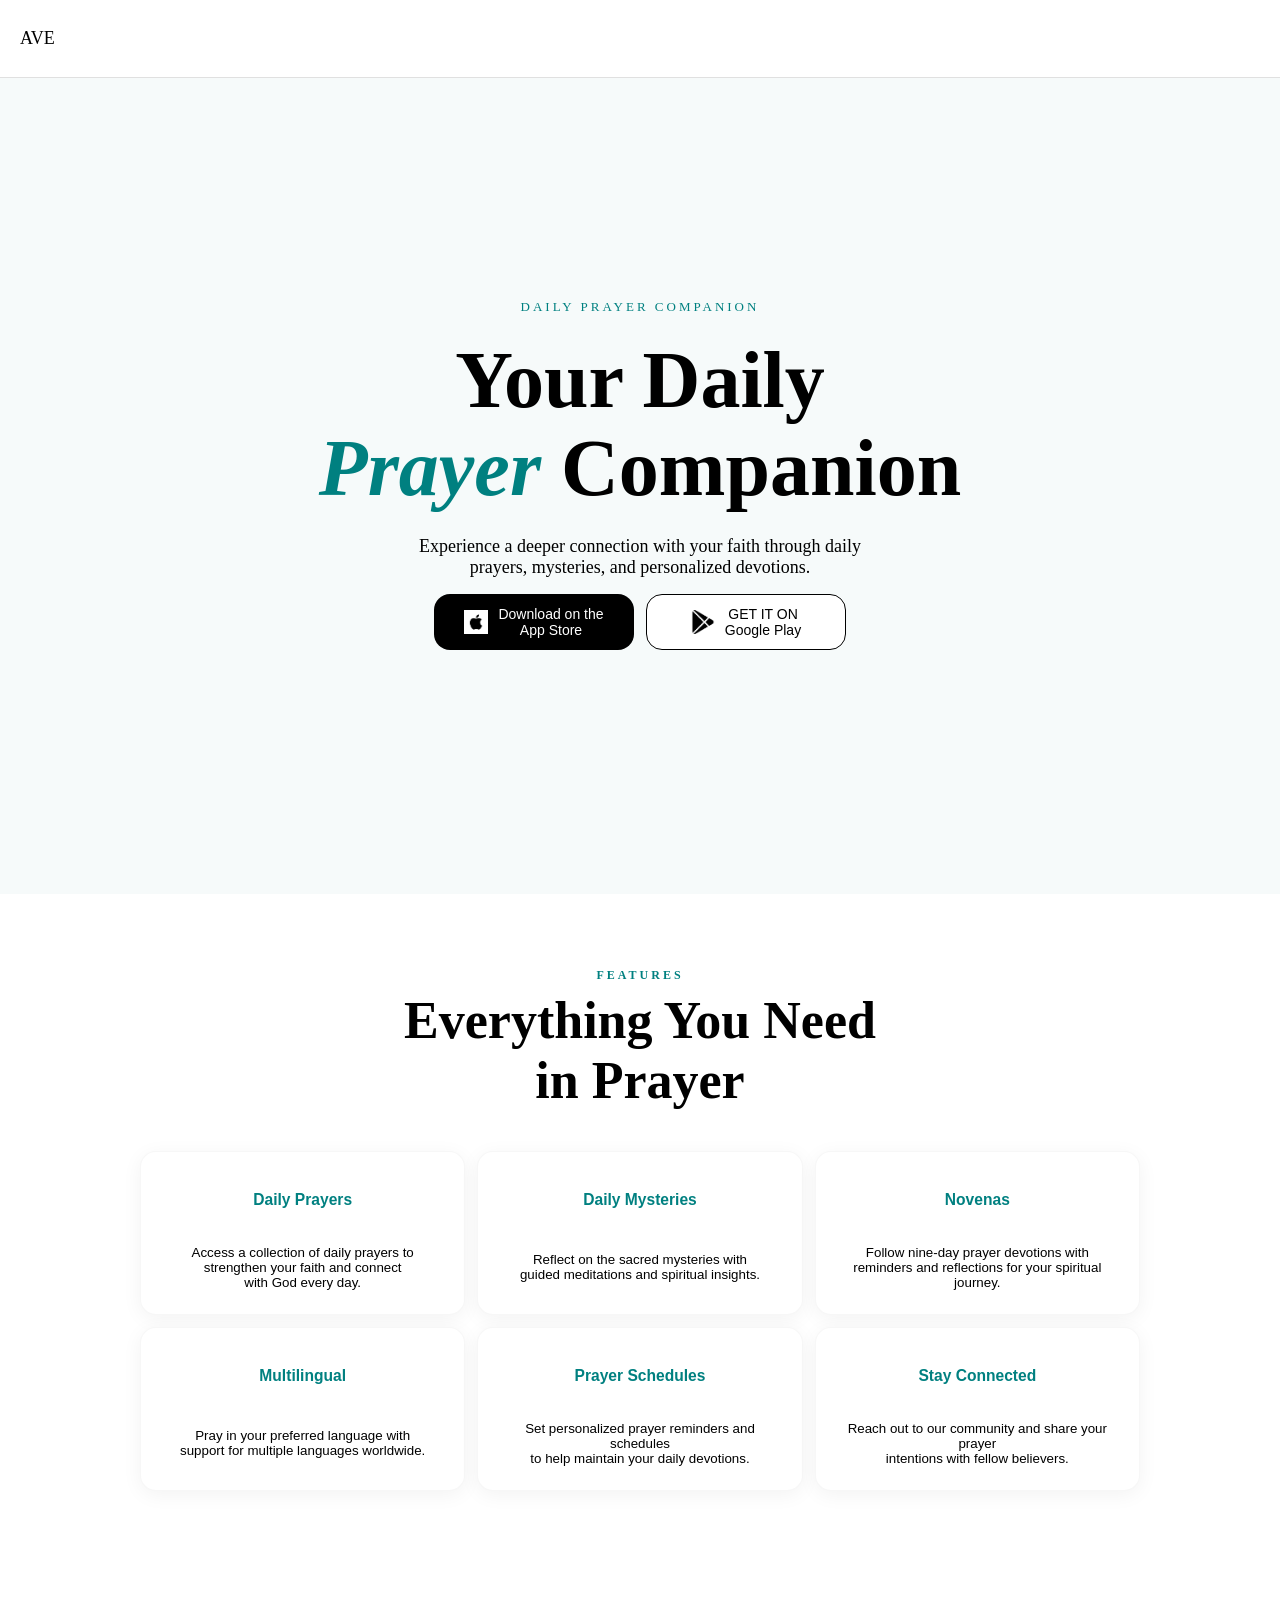
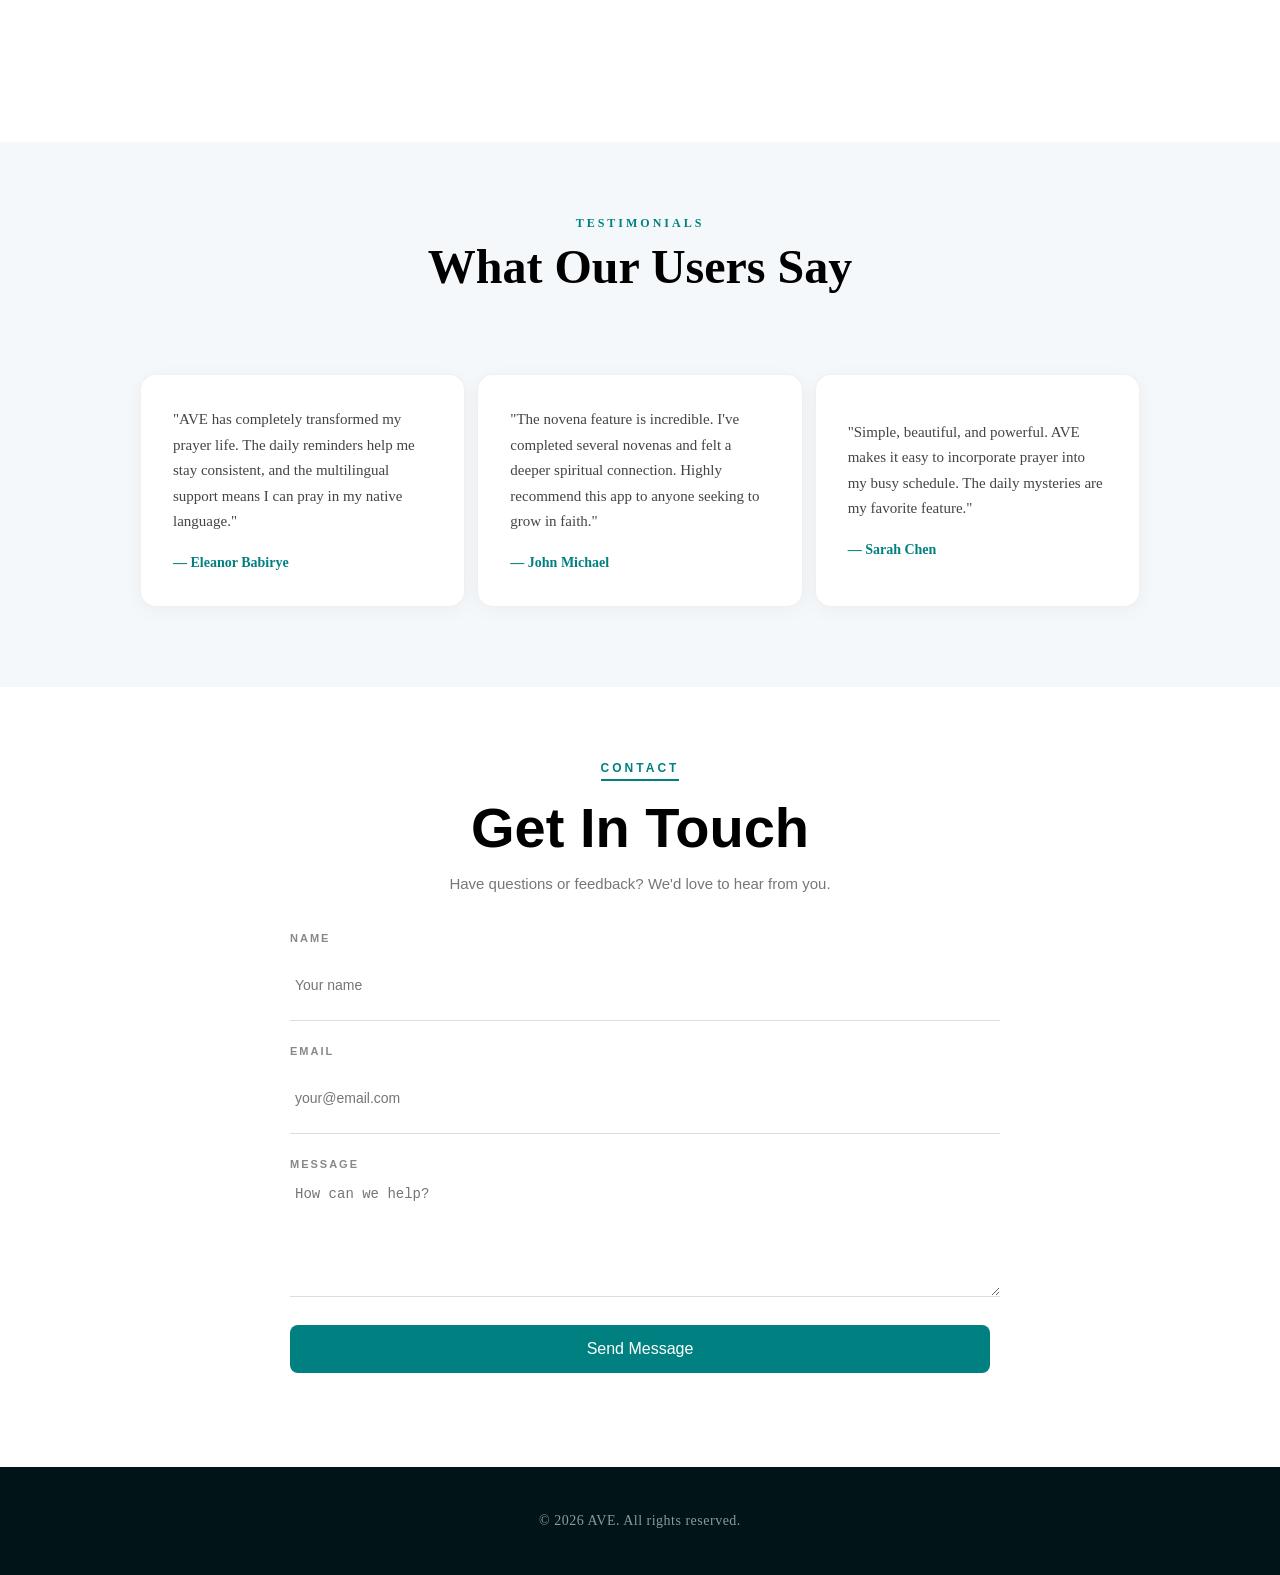
<file: index.html>
<!DOCTYPE html>
<html lang="en">
<head>
    <meta charset="UTF-8">
    <meta name="viewport" content="width=device-width, initial-scale=1.0">
    <title>Ave Mobile</title>
    <link rel="stylesheet" href="styles.css">
</head>
<body>
    
    <header class="header-section">
        <div class=" container nav container">
            <div class="nav-bar">
                <p class="nav-text">
                   AVE
                </p>

            </div>

        </div>
        
    </header>
     
    <div class="hero-section">
        <div class="container hero-container">
            <h1 class="hero-heading">DAILY PRAYER COMPANION</h1>
            <h2 class="second-heading">Your Daily<br>
            <span class="prayer">Prayer</span> Companion</h2>
            <p1 class="hero-paragraph">
               Experience a deeper connection with your faith through daily<br>
                prayers, mysteries, and personalized devotions.
            </p1>
        </div>
        <div class="hero-btns">
          
    
         <button class="App-store">
          <img src="assets/as.png" alt="Apple" class="store-icon"/>
          <span>Download on the <br>
          App Store</span> 
         </button>
         <button class="Google-store">
          <img src="assets/gp.png" alt="Google Play" class="store-icon"/>
          <span>GET IT ON <br>
          Google Play</span> 
         </button>
         
         
        </div>

    </div>
    <section class="features">
    <div class="container features-container">
        <h2 class="features-heading">FEATURES</h2>
        <h3 class="features-subheading">Everything You Need <br>
        in Prayer</h3>
        <div class="features-cards">
            
            <div class="daily-prayers">
              <button class="features-btn">
              <h3 class="dailyprayers-heading">Daily Prayers</h3>
              <p2 class="dailyprayers-paragraph">
              Access a collection of daily prayers to <br>
               strengthen your faith and connect<br> 
               with God every day.
              </p2>
              </button>

            </div>
            <div class="daily-Mysteries">
              <button class="features-btn">
              <h3 class="dailymsteries-heading">Daily Mysteries</h3>
              <p2 class="dailymysteries-paragraph">
              Reflect on the sacred mysteries with
              <br> guided meditations and spiritual insights.
              </p2>
              </button>
            </div>
            <div class="Novenas">
              <button class="features-btn">
              <h3 class="Novenas-heading">Novenas</h3>
              <p2 class="Novenas-paragraph">
                   Follow nine-day prayer devotions with<br>
                    reminders and reflections for your spiritual
                     journey. <br>
              </p2>
              </button>
            </div>
            <div class="Multilingual">
              <button class="features-btn">
              <h3 class="Multilingual-heading">Multilingual</h3>
              <p2 class="Multilingual-paragraph">
              Pray in your preferred language with<br>
               support for multiple languages worldwide.
              </p2>
              </button>
            </div>
            <div class="prayer-schedules">
              <button class="features-btn">
              <h3 class="prayerschedules-heading">Prayer Schedules</h3>
              <p2 class="prayerschedules-paragraph">
              Set personalized prayer reminders and schedules<br>
               to help maintain your daily devotions.
              </p2>
              </button>
            </div>
            <div class="stay-connected">
              <button class="features-btn">
              <h3 class="stayconnected-heading">Stay Connected</h3>
              <p2 class="stayconnected-paragraph">
              Reach out to our community and share your prayer<br>
               intentions with fellow believers.
              </p2>
              </button>
            </div>
            

        </div>

    </div>
    </section>
    <section class="testimonies">
        <div class="container testimonies-container">
       <div class="testimonials">
        <h2 class="testimonials-heading">
         TESTIMONIALS
        </h2>
        <h2 class="testimonials-subheading">
         What Our Users Say
        </h2>
       </div>
       <div class="card-grid">
        <div class="First-testimonial">
          <button class="testimonials-btn">
         <p2 class="first-card">
         "AVE has completely transformed my prayer life. The daily reminders help me stay consistent, and the multilingual support means I can pray in my native language."
          <span class="testimony-name">— Eleanor Babirye</span>
         </p2>
         </button>
         </div>
         <div class="second-testimonial">
          <button class="testimonials-btn">
         <p2 class="second-card">
         "The novena feature is incredible. I've completed several novenas and felt a deeper spiritual connection. Highly recommend this app to anyone seeking to grow in faith."
          <span class="testimony-name">— John Michael</span>
         </p2>
         </button>
         </div>
         <div class="third-testimonial">
          <button class="testimonials-btn">
         <p2 class="third-card">
         "Simple, beautiful, and powerful. AVE makes it easy to incorporate prayer into my busy schedule. The daily mysteries are my favorite feature."
          <span class="testimony-name">— Sarah Chen</span>
         </p2>
         </button>
         </div>
       </div>
        </div>

    </section>
    <section class="contact">
      <div class="container contact-container">
      <h2 class="contact-tittle">
        CONTACT
      </h2>
      <h3 class="second-tittle">
       Get In Touch
      </h3>
      <h3 class="third-tittle">
       Have questions or feedback? We'd love to hear from you.
      </h3>
      <form class="contact-form" action="https://formspree.io/f/mqegaqrk" method="POST">
       <label class="form-label">Name</label>
       <input type="text" name="name" placeholder="Your name">
       <label class="form-label">Email</label>
       <input type="email" name="email" placeholder="your@email.com">
       <label class="form-label">Message</label>
       <textarea name="message" placeholder="How can we help?"></textarea>
       <button class="submit-btn">
        Send Message
       </button>
      </form>
      </div>
    </section>
    <footer class="footer">
   <p class="footer-paragraph">© 2026 AVE. All rights reserved.</p>
    </footer>

    <script>
        const observer = new IntersectionObserver((entries) => {
            entries.forEach(entry => {
                if (entry.isIntersecting) {
                    entry.target.classList.remove('section-hidden');
                    entry.target.classList.add('section-visible');
                    observer.unobserve(entry.target);
                }
            });
        }, { threshold: 0.1 });

        document.querySelectorAll('.features, .testimonies, .contact, .hero-section, .header-section')
            .forEach(el => {
                el.classList.add('section-hidden');
                observer.observe(el);
            });
    </script>
</body>
</html>
</file>
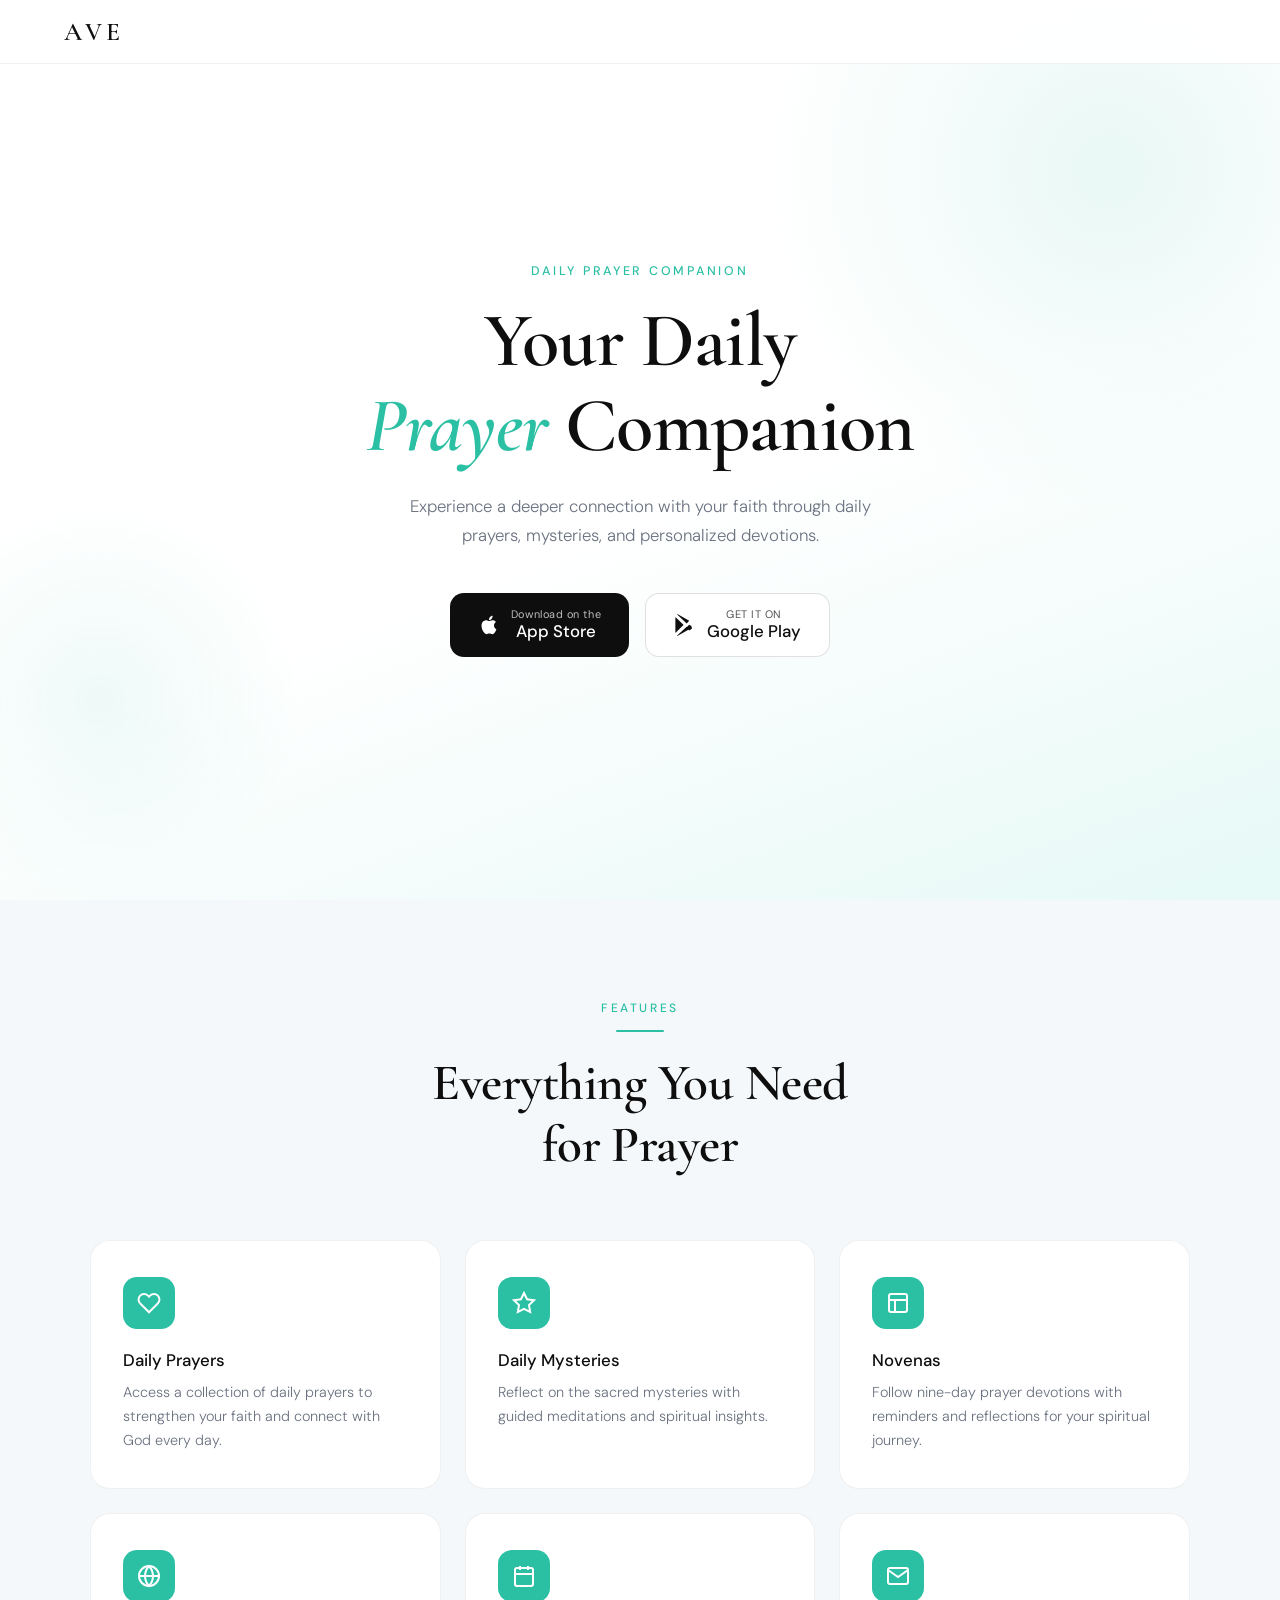
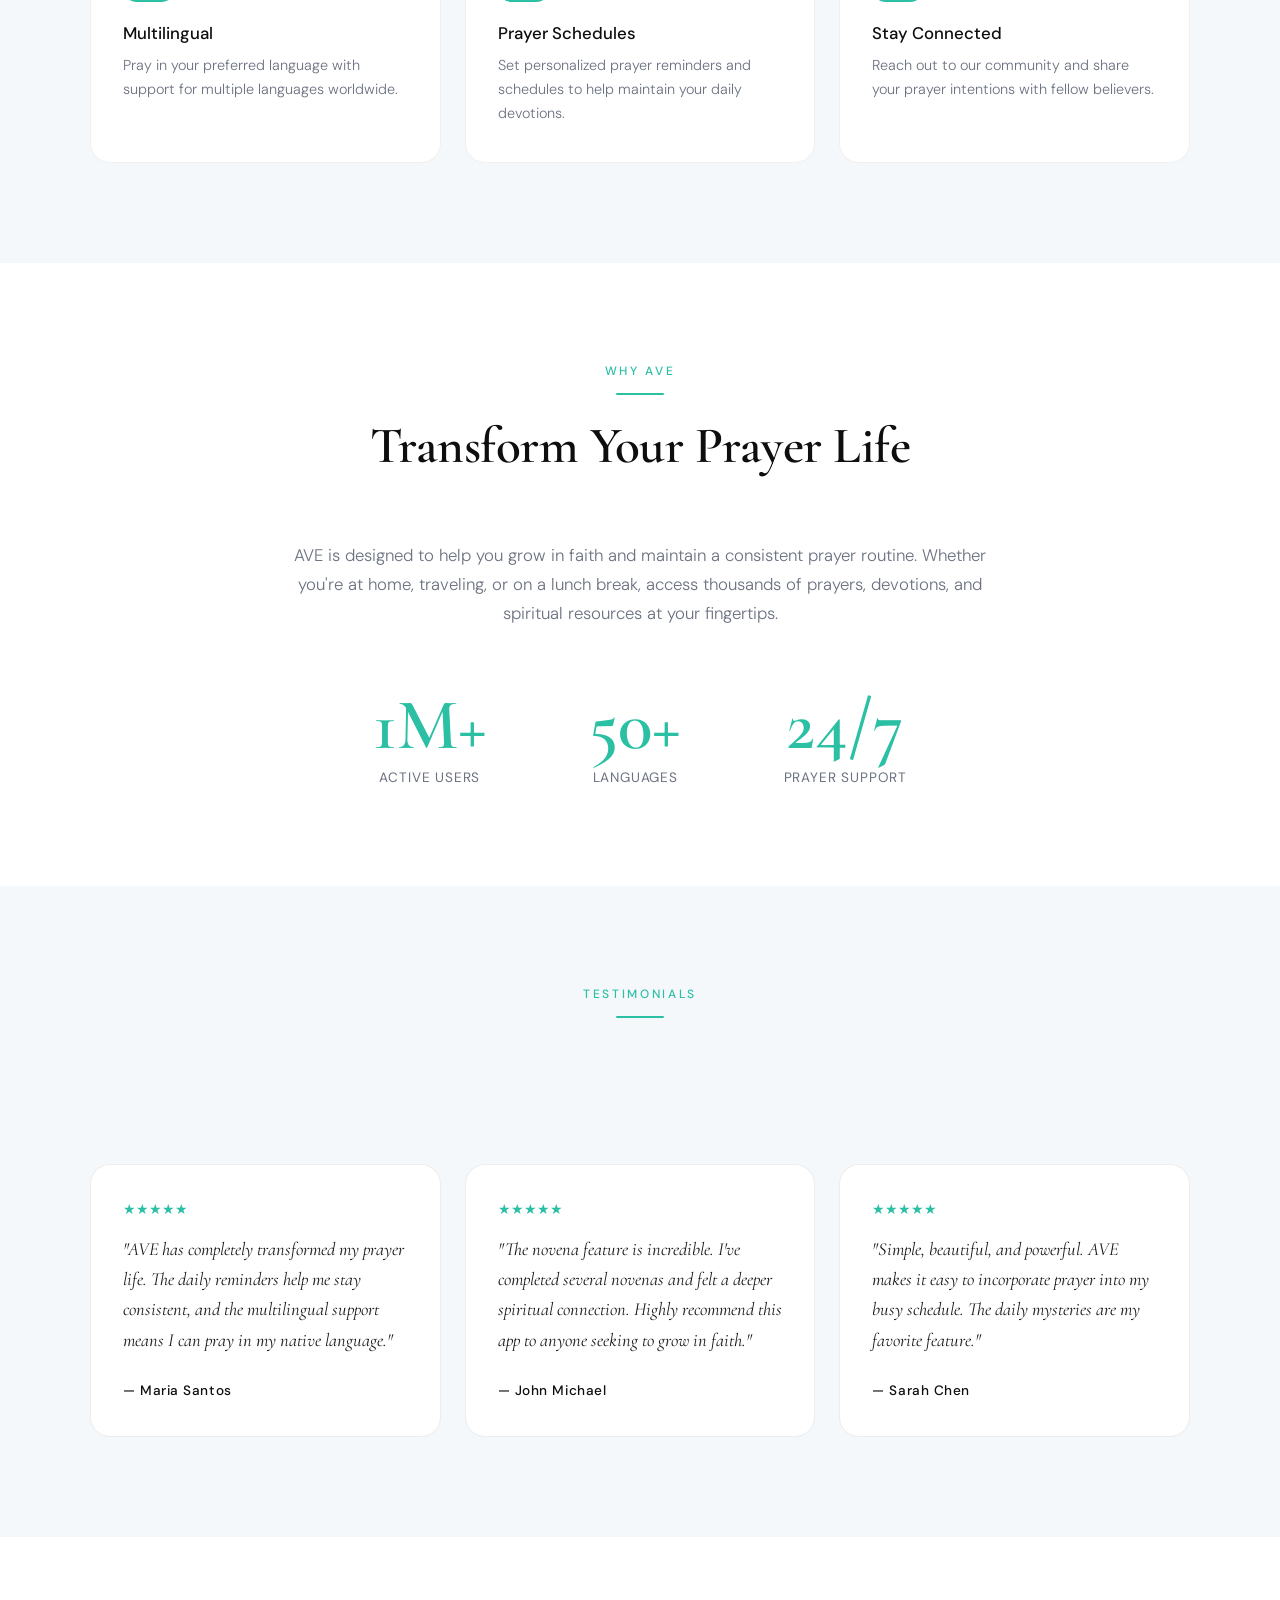
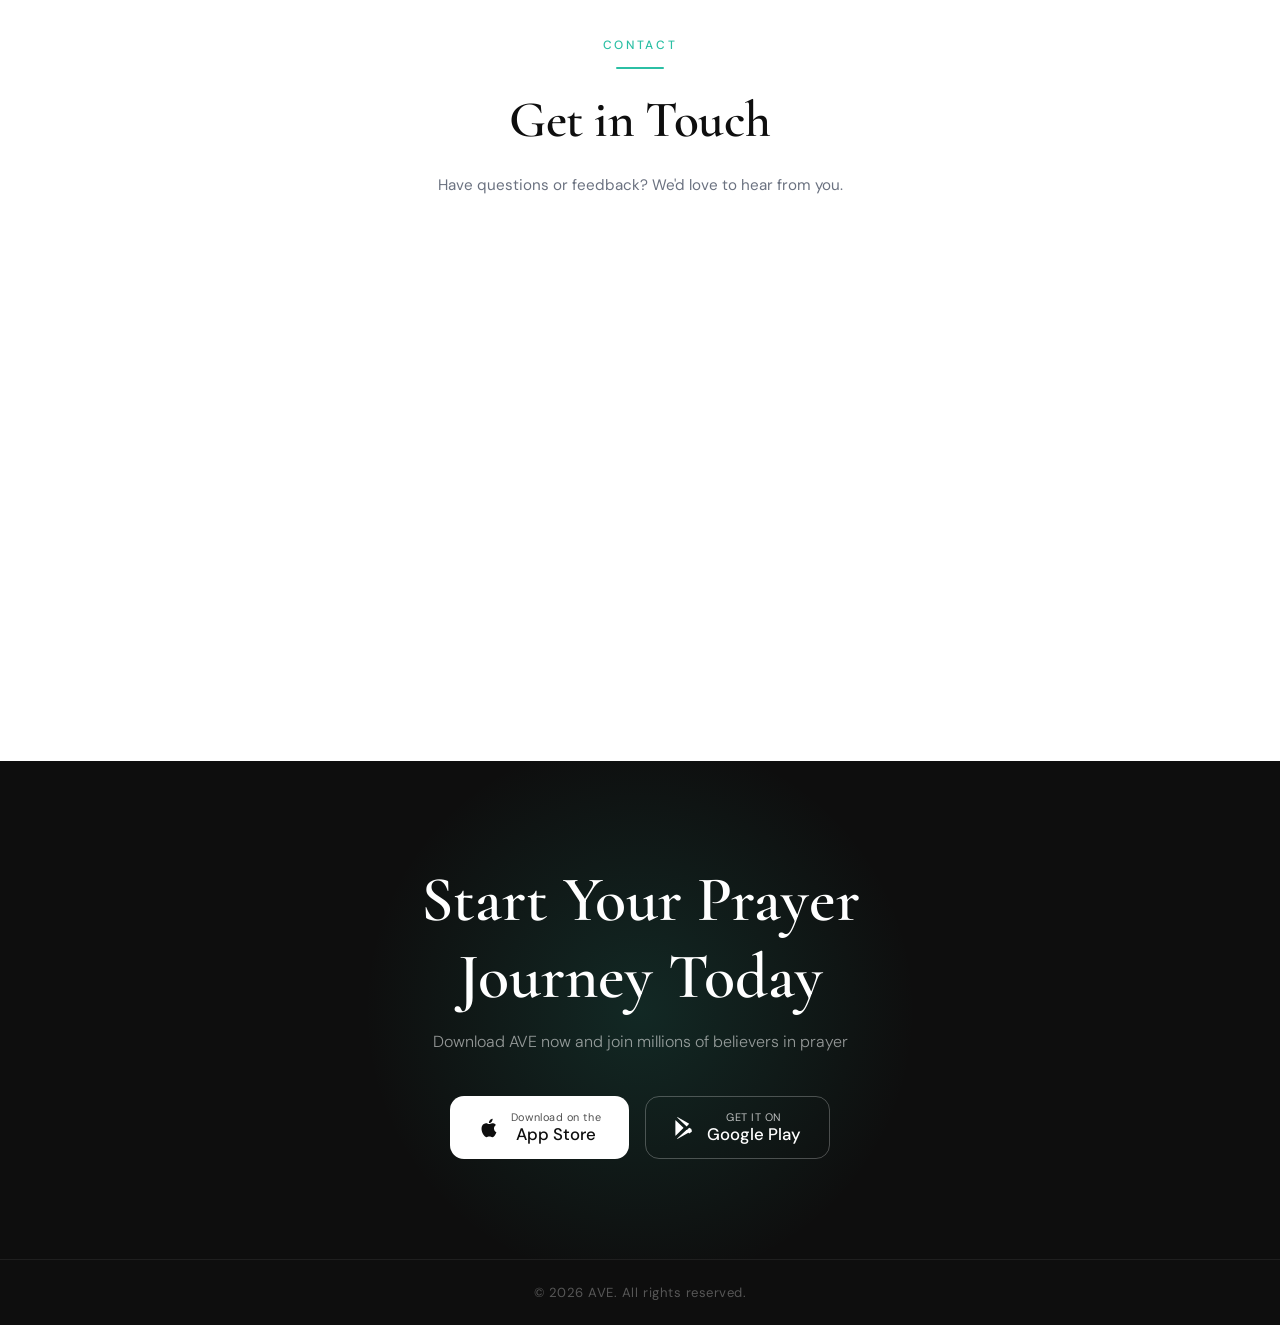
<file: assets/ave-landing(1).html>
<!DOCTYPE html>
<html lang="en">
<head>
<meta charset="UTF-8">
<meta name="viewport" content="width=device-width, initial-scale=1.0">
<title>AVE — Your Daily Prayer Companion</title>
<link href="https://fonts.googleapis.com/css2?family=Cormorant+Garamond:ital,wght@0,300;0,400;0,600;1,300;1,400&family=DM+Sans:wght@300;400;500&display=swap" rel="stylesheet">
<style>
  :root {
    --teal: #2BBFA4;
    --teal-dark: #1fa08a;
    --teal-light: #e6f9f6;
    --black: #0e0e0e;
    --white: #ffffff;
    --gray: #6b7280;
    --light-bg: #f5f8fa;
    --card-bg: #ffffff;
  }

  *, *::before, *::after { box-sizing: border-box; margin: 0; padding: 0; }

  html { scroll-behavior: smooth; }

  body {
    font-family: 'DM Sans', sans-serif;
    color: var(--black);
    background: var(--white);
    overflow-x: hidden;
  }

  /* NAV */
  nav {
    position: fixed;
    top: 0; left: 0; right: 0;
    z-index: 100;
    background: rgba(255,255,255,0.92);
    backdrop-filter: blur(12px);
    border-bottom: 1px solid rgba(0,0,0,0.06);
    padding: 0 5vw;
    height: 64px;
    display: flex;
    align-items: center;
  }
  .nav-logo {
    font-family: 'Cormorant Garamond', serif;
    font-size: 1.6rem;
    font-weight: 600;
    letter-spacing: 0.18em;
    color: var(--black);
    text-transform: uppercase;
  }

  /* HERO */
  .hero {
    min-height: 100vh;
    display: flex;
    flex-direction: column;
    align-items: center;
    justify-content: center;
    text-align: center;
    padding: 100px 5vw 80px;
    background: linear-gradient(160deg, #fff 55%, #e6f9f6 100%);
    position: relative;
    overflow: hidden;
  }
  .hero::before {
    content: '';
    position: absolute;
    width: 700px; height: 700px;
    border-radius: 50%;
    background: radial-gradient(circle, rgba(43,191,164,0.10) 0%, transparent 70%);
    top: -180px; right: -180px;
    pointer-events: none;
  }
  .hero::after {
    content: '';
    position: absolute;
    width: 400px; height: 400px;
    border-radius: 50%;
    background: radial-gradient(circle, rgba(43,191,164,0.08) 0%, transparent 70%);
    bottom: 0; left: -100px;
    pointer-events: none;
  }
  .hero-eyebrow {
    font-size: 0.78rem;
    letter-spacing: 0.22em;
    text-transform: uppercase;
    color: var(--teal);
    font-weight: 500;
    margin-bottom: 20px;
    opacity: 0;
    animation: fadeUp 0.7s 0.2s ease forwards;
  }
  .hero h1 {
    font-family: 'Cormorant Garamond', serif;
    font-size: clamp(2.8rem, 6vw, 5.2rem);
    font-weight: 600;
    line-height: 1.1;
    letter-spacing: -0.01em;
    color: var(--black);
    max-width: 700px;
    margin-bottom: 24px;
    opacity: 0;
    animation: fadeUp 0.7s 0.35s ease forwards;
  }
  .hero h1 em {
    font-style: italic;
    color: var(--teal);
  }
  .hero-sub {
    font-size: 1.05rem;
    color: var(--gray);
    max-width: 480px;
    line-height: 1.7;
    margin-bottom: 44px;
    font-weight: 300;
    opacity: 0;
    animation: fadeUp 0.7s 0.5s ease forwards;
  }
  .store-btns {
    display: flex;
    gap: 16px;
    flex-wrap: wrap;
    justify-content: center;
    opacity: 0;
    animation: fadeUp 0.7s 0.65s ease forwards;
  }
  .btn-store {
    display: flex;
    align-items: center;
    gap: 11px;
    padding: 14px 28px;
    border-radius: 14px;
    text-decoration: none;
    font-family: 'DM Sans', sans-serif;
    transition: transform 0.2s, box-shadow 0.2s;
    cursor: pointer;
  }
  .btn-store:hover { transform: translateY(-2px); box-shadow: 0 8px 28px rgba(0,0,0,0.13); }
  .btn-store.dark { background: var(--black); color: #fff; }
  .btn-store.light { background: #fff; color: var(--black); border: 1.5px solid rgba(0,0,0,0.12); }
  .btn-store svg { width: 22px; height: 22px; flex-shrink: 0; }
  .btn-store-text { display: flex; flex-direction: column; line-height: 1.2; }
  .btn-store-small { font-size: 0.68rem; opacity: 0.72; letter-spacing: 0.05em; }
  .btn-store-big { font-size: 1.05rem; font-weight: 500; }

  /* FEATURES */
  .section {
    padding: 100px 5vw;
  }
  .section.alt { background: var(--light-bg); }
  .section-label {
    font-size: 0.75rem;
    letter-spacing: 0.22em;
    text-transform: uppercase;
    color: var(--teal);
    font-weight: 500;
    text-align: center;
    margin-bottom: 14px;
  }
  .section-title {
    font-family: 'Cormorant Garamond', serif;
    font-size: clamp(2rem, 4vw, 3.2rem);
    font-weight: 600;
    text-align: center;
    margin-bottom: 64px;
    letter-spacing: -0.01em;
  }
  .features-grid {
    display: grid;
    grid-template-columns: repeat(auto-fit, minmax(280px, 1fr));
    gap: 24px;
    max-width: 1100px;
    margin: 0 auto;
  }
  .feature-card {
    background: var(--card-bg);
    border-radius: 20px;
    padding: 36px 32px;
    border: 1px solid rgba(0,0,0,0.06);
    transition: transform 0.25s, box-shadow 0.25s;
  }
  .feature-card:hover {
    transform: translateY(-4px);
    box-shadow: 0 16px 40px rgba(43,191,164,0.10);
  }
  .feature-icon {
    width: 52px; height: 52px;
    background: var(--teal);
    border-radius: 14px;
    display: flex; align-items: center; justify-content: center;
    margin-bottom: 20px;
  }
  .feature-icon svg { width: 24px; height: 24px; color: #fff; }
  .feature-card h3 {
    font-size: 1.05rem;
    font-weight: 500;
    margin-bottom: 10px;
    color: var(--black);
  }
  .feature-card p {
    font-size: 0.9rem;
    color: var(--gray);
    line-height: 1.65;
    font-weight: 300;
  }

  /* STATS */
  .stats-section {
    padding: 100px 5vw;
    background: #fff;
  }
  .stats-intro {
    max-width: 700px;
    margin: 0 auto 60px;
    text-align: center;
    font-size: 1.05rem;
    color: var(--gray);
    line-height: 1.75;
    font-weight: 300;
  }
  .stats-row {
    display: flex;
    justify-content: center;
    gap: clamp(40px, 8vw, 120px);
    flex-wrap: wrap;
  }
  .stat-item { text-align: center; }
  .stat-number {
    font-family: 'Cormorant Garamond', serif;
    font-size: clamp(3rem, 6vw, 4.5rem);
    font-weight: 600;
    color: var(--teal);
    line-height: 1;
    margin-bottom: 8px;
  }
  .stat-label {
    font-size: 0.85rem;
    color: var(--gray);
    letter-spacing: 0.06em;
    text-transform: uppercase;
    font-weight: 400;
  }

  /* TESTIMONIALS */
  .testimonials-grid {
    display: grid;
    grid-template-columns: repeat(auto-fit, minmax(280px, 1fr));
    gap: 24px;
    max-width: 1100px;
    margin: 0 auto;
  }
  .testi-card {
    background: var(--white);
    border-radius: 20px;
    padding: 36px 32px;
    border: 1px solid rgba(0,0,0,0.07);
    transition: transform 0.25s, box-shadow 0.25s;
  }
  .testi-card:hover {
    transform: translateY(-3px);
    box-shadow: 0 12px 36px rgba(0,0,0,0.08);
  }
  .testi-quote {
    font-family: 'Cormorant Garamond', serif;
    font-size: 1.15rem;
    font-style: italic;
    color: #1a1a1a;
    line-height: 1.65;
    margin-bottom: 24px;
  }
  .testi-author {
    font-size: 0.85rem;
    font-weight: 500;
    color: var(--black);
    letter-spacing: 0.04em;
  }
  .testi-stars {
    color: var(--teal);
    font-size: 0.85rem;
    margin-bottom: 16px;
  }

  /* CONTACT */
  .contact-section {
    padding: 100px 5vw;
    background: #fff;
  }
  .contact-inner {
    max-width: 620px;
    margin: 0 auto;
  }
  .form-group {
    margin-bottom: 28px;
  }
  .form-group label {
    display: block;
    font-size: 0.78rem;
    letter-spacing: 0.1em;
    text-transform: uppercase;
    color: var(--gray);
    margin-bottom: 10px;
    font-weight: 500;
  }
  .form-group input,
  .form-group textarea {
    width: 100%;
    background: transparent;
    border: none;
    border-bottom: 1.5px solid rgba(0,0,0,0.15);
    padding: 10px 0;
    font-family: 'DM Sans', sans-serif;
    font-size: 1rem;
    color: var(--black);
    outline: none;
    transition: border-color 0.2s;
    resize: none;
  }
  .form-group input:focus,
  .form-group textarea:focus {
    border-bottom-color: var(--teal);
  }
  .form-group textarea { height: 110px; }
  .btn-submit {
    width: 100%;
    background: var(--teal);
    color: #fff;
    border: none;
    border-radius: 14px;
    padding: 18px;
    font-family: 'DM Sans', sans-serif;
    font-size: 1rem;
    font-weight: 500;
    cursor: pointer;
    letter-spacing: 0.04em;
    transition: background 0.2s, transform 0.2s;
  }
  .btn-submit:hover { background: var(--teal-dark); transform: translateY(-2px); }

  /* CTA FOOTER */
  .cta-section {
    background: var(--black);
    padding: 100px 5vw;
    text-align: center;
    position: relative;
    overflow: hidden;
  }
  .cta-section::before {
    content: '';
    position: absolute;
    width: 600px; height: 600px;
    border-radius: 50%;
    background: radial-gradient(circle, rgba(43,191,164,0.15) 0%, transparent 65%);
    top: 50%; left: 50%;
    transform: translate(-50%,-50%);
    pointer-events: none;
  }
  .cta-section h2 {
    font-family: 'Cormorant Garamond', serif;
    font-size: clamp(2.2rem, 5vw, 4rem);
    font-weight: 600;
    color: #fff;
    margin-bottom: 16px;
    position: relative;
  }
  .cta-section p {
    color: rgba(255,255,255,0.55);
    font-size: 1rem;
    margin-bottom: 44px;
    font-weight: 300;
    position: relative;
  }
  .cta-btns {
    display: flex;
    gap: 16px;
    justify-content: center;
    flex-wrap: wrap;
    position: relative;
  }
  .btn-store.cta-light {
    background: #fff;
    color: var(--black);
  }
  .btn-store.cta-outline {
    background: transparent;
    color: #fff;
    border: 1.5px solid rgba(255,255,255,0.25);
  }

  footer {
    background: var(--black);
    border-top: 1px solid rgba(255,255,255,0.07);
    text-align: center;
    padding: 24px 5vw;
    color: rgba(255,255,255,0.3);
    font-size: 0.82rem;
    letter-spacing: 0.04em;
  }

  /* Divider line */
  .divider {
    width: 48px; height: 2px;
    background: var(--teal);
    margin: 0 auto 20px;
    border-radius: 2px;
  }

  /* Animation */
  @keyframes fadeUp {
    from { opacity: 0; transform: translateY(24px); }
    to   { opacity: 1; transform: translateY(0); }
  }

  .reveal {
    opacity: 0;
    transform: translateY(30px);
    transition: opacity 0.65s ease, transform 0.65s ease;
  }
  .reveal.visible {
    opacity: 1;
    transform: none;
  }

  @media (max-width: 600px) {
    .stats-row { gap: 32px; }
    .features-grid, .testimonials-grid { grid-template-columns: 1fr; }
  }
</style>
</head>
<body>

<!-- NAV -->
<nav>
  <span class="nav-logo">AVE</span>
</nav>

<!-- HERO -->
<section class="hero">
  <p class="hero-eyebrow">Daily Prayer Companion</p>
  <h1>Your Daily<br><em>Prayer</em> Companion</h1>
  <p class="hero-sub">Experience a deeper connection with your faith through daily prayers, mysteries, and personalized devotions.</p>
  <div class="store-btns">
    <a href="#" class="btn-store dark">
      <svg viewBox="0 0 24 24" fill="currentColor"><path d="M18.71 19.5c-.83 1.24-1.71 2.45-3.05 2.47-1.34.03-1.77-.79-3.29-.79-1.53 0-2 .77-3.27.82-1.31.05-2.3-1.32-3.14-2.53C4.25 17 2.94 12.45 4.7 9.39c.87-1.52 2.43-2.48 4.12-2.51 1.28-.02 2.5.87 3.29.87.78 0 2.26-1.07 3.8-.91.65.03 2.47.26 3.64 1.98-.09.06-2.17 1.28-2.15 3.81.03 3.02 2.65 4.03 2.68 4.04-.03.07-.42 1.44-1.38 2.83M13 3.5c.73-.83 1.94-1.46 2.94-1.5.13 1.17-.34 2.35-1.04 3.19-.69.85-1.83 1.51-2.95 1.42-.15-1.15.41-2.35 1.05-3.11z"/></svg>
      <span class="btn-store-text">
        <span class="btn-store-small">Download on the</span>
        <span class="btn-store-big">App Store</span>
      </span>
    </a>
    <a href="#" class="btn-store light">
      <svg viewBox="0 0 24 24" fill="currentColor"><path d="M3.18 23.76c.3.17.65.19.97.08l12.45-7.2-2.79-2.79-10.63 9.91zm-1.5-20.2C1.55 3.8 1.5 4.07 1.5 4.37v15.26c0 .3.05.57.18.8l.09.08 8.54-8.54v-.19L1.77 3.47l-.09.09zm17.35 9.65l-2.44-1.41-3.04 3.04 3.04 3.04 2.44-1.41c.7-.4.7-1.86 0-2.26zM4.15.24L16.6 7.44l-2.79 2.79L3.18.32c-.32-.11-.67-.09-.97.08l-.03-.04L4.15.24z"/></svg>
      <span class="btn-store-text">
        <span class="btn-store-small">GET IT ON</span>
        <span class="btn-store-big">Google Play</span>
      </span>
    </a>
  </div>
</section>

<!-- FEATURES -->
<section class="section alt" id="features">
  <p class="section-label reveal">Features</p>
  <div class="divider reveal"></div>
  <h2 class="section-title reveal">Everything You Need<br>for Prayer</h2>
  <div class="features-grid">
    <div class="feature-card reveal">
      <div class="feature-icon">
        <svg viewBox="0 0 24 24" fill="none" stroke="currentColor" stroke-width="2"><path d="M20.84 4.61a5.5 5.5 0 0 0-7.78 0L12 5.67l-1.06-1.06a5.5 5.5 0 0 0-7.78 7.78l1.06 1.06L12 21.23l7.78-7.78 1.06-1.06a5.5 5.5 0 0 0 0-7.78z"/></svg>
      </div>
      <h3>Daily Prayers</h3>
      <p>Access a collection of daily prayers to strengthen your faith and connect with God every day.</p>
    </div>
    <div class="feature-card reveal">
      <div class="feature-icon">
        <svg viewBox="0 0 24 24" fill="none" stroke="currentColor" stroke-width="2"><path d="M12 2l3.09 6.26L22 9.27l-5 4.87 1.18 6.88L12 17.77l-6.18 3.25L7 14.14 2 9.27l6.91-1.01L12 2z"/></svg>
      </div>
      <h3>Daily Mysteries</h3>
      <p>Reflect on the sacred mysteries with guided meditations and spiritual insights.</p>
    </div>
    <div class="feature-card reveal">
      <div class="feature-icon">
        <svg viewBox="0 0 24 24" fill="none" stroke="currentColor" stroke-width="2"><rect x="3" y="3" width="18" height="18" rx="2"/><path d="M3 9h18M9 21V9"/></svg>
      </div>
      <h3>Novenas</h3>
      <p>Follow nine-day prayer devotions with reminders and reflections for your spiritual journey.</p>
    </div>
    <div class="feature-card reveal">
      <div class="feature-icon">
        <svg viewBox="0 0 24 24" fill="none" stroke="currentColor" stroke-width="2"><circle cx="12" cy="12" r="10"/><line x1="2" y1="12" x2="22" y2="12"/><path d="M12 2a15.3 15.3 0 0 1 4 10 15.3 15.3 0 0 1-4 10 15.3 15.3 0 0 1-4-10 15.3 15.3 0 0 1 4-10z"/></svg>
      </div>
      <h3>Multilingual</h3>
      <p>Pray in your preferred language with support for multiple languages worldwide.</p>
    </div>
    <div class="feature-card reveal">
      <div class="feature-icon">
        <svg viewBox="0 0 24 24" fill="none" stroke="currentColor" stroke-width="2"><rect x="3" y="4" width="18" height="18" rx="2" ry="2"/><line x1="16" y1="2" x2="16" y2="6"/><line x1="8" y1="2" x2="8" y2="6"/><line x1="3" y1="10" x2="21" y2="10"/></svg>
      </div>
      <h3>Prayer Schedules</h3>
      <p>Set personalized prayer reminders and schedules to help maintain your daily devotions.</p>
    </div>
    <div class="feature-card reveal">
      <div class="feature-icon">
        <svg viewBox="0 0 24 24" fill="none" stroke="currentColor" stroke-width="2"><path d="M4 4h16c1.1 0 2 .9 2 2v12c0 1.1-.9 2-2 2H4c-1.1 0-2-.9-2-2V6c0-1.1.9-2 2-2z"/><polyline points="22,6 12,13 2,6"/></svg>
      </div>
      <h3>Stay Connected</h3>
      <p>Reach out to our community and share your prayer intentions with fellow believers.</p>
    </div>
  </div>
</section>

<!-- STATS -->
<section class="stats-section" id="about">
  <p class="section-label reveal">Why AVE</p>
  <div class="divider reveal"></div>
  <h2 class="section-title reveal">Transform Your Prayer Life</h2>
  <p class="stats-intro reveal">AVE is designed to help you grow in faith and maintain a consistent prayer routine. Whether you're at home, traveling, or on a lunch break, access thousands of prayers, devotions, and spiritual resources at your fingertips.</p>
  <div class="stats-row">
    <div class="stat-item reveal">
      <div class="stat-number">1M+</div>
      <div class="stat-label">Active Users</div>
    </div>
    <div class="stat-item reveal">
      <div class="stat-number">50+</div>
      <div class="stat-label">Languages</div>
    </div>
    <div class="stat-item reveal">
      <div class="stat-number">24/7</div>
      <div class="stat-label">Prayer Support</div>
    </div>
  </div>
</section>

<!-- TESTIMONIALS -->
<section class="section alt" id="testimonials">
  <p class="section-label reveal">Testimonials</p>
  <div class="divider reveal"></div>
  <h2 class="section-title reveal">What Our Users Say</h2>
  <div class="testimonials-grid">
    <div class="testi-card reveal">
      <div class="testi-stars">★★★★★</div>
      <p class="testi-quote">"AVE has completely transformed my prayer life. The daily reminders help me stay consistent, and the multilingual support means I can pray in my native language."</p>
      <span class="testi-author">— Maria Santos</span>
    </div>
    <div class="testi-card reveal">
      <div class="testi-stars">★★★★★</div>
      <p class="testi-quote">"The novena feature is incredible. I've completed several novenas and felt a deeper spiritual connection. Highly recommend this app to anyone seeking to grow in faith."</p>
      <span class="testi-author">— John Michael</span>
    </div>
    <div class="testi-card reveal">
      <div class="testi-stars">★★★★★</div>
      <p class="testi-quote">"Simple, beautiful, and powerful. AVE makes it easy to incorporate prayer into my busy schedule. The daily mysteries are my favorite feature."</p>
      <span class="testi-author">— Sarah Chen</span>
    </div>
  </div>
</section>

<!-- CONTACT -->
<section class="contact-section" id="contact">
  <p class="section-label reveal">Contact</p>
  <div class="divider reveal"></div>
  <h2 class="section-title reveal">Get in Touch</h2>
  <p style="text-align:center;color:var(--gray);font-size:0.95rem;margin-top:-40px;margin-bottom:48px;" class="reveal">Have questions or feedback? We'd love to hear from you.</p>
  <div class="contact-inner reveal">
    <div class="form-group">
      <label>Name</label>
      <input type="text" placeholder="Your name">
    </div>
    <div class="form-group">
      <label>Email</label>
      <input type="email" placeholder="your@email.com">
    </div>
    <div class="form-group">
      <label>Message</label>
      <textarea placeholder="How can we help?"></textarea>
    </div>
    <button class="btn-submit">Send Message</button>
  </div>
</section>

<!-- CTA -->
<section class="cta-section">
  <h2 class="reveal">Start Your Prayer<br>Journey Today</h2>
  <p class="reveal">Download AVE now and join millions of believers in prayer</p>
  <div class="cta-btns reveal">
    <a href="#" class="btn-store cta-light">
      <svg viewBox="0 0 24 24" fill="currentColor" width="22" height="22"><path d="M18.71 19.5c-.83 1.24-1.71 2.45-3.05 2.47-1.34.03-1.77-.79-3.29-.79-1.53 0-2 .77-3.27.82-1.31.05-2.3-1.32-3.14-2.53C4.25 17 2.94 12.45 4.7 9.39c.87-1.52 2.43-2.48 4.12-2.51 1.28-.02 2.5.87 3.29.87.78 0 2.26-1.07 3.8-.91.65.03 2.47.26 3.64 1.98-.09.06-2.17 1.28-2.15 3.81.03 3.02 2.65 4.03 2.68 4.04-.03.07-.42 1.44-1.38 2.83M13 3.5c.73-.83 1.94-1.46 2.94-1.5.13 1.17-.34 2.35-1.04 3.19-.69.85-1.83 1.51-2.95 1.42-.15-1.15.41-2.35 1.05-3.11z"/></svg>
      <span class="btn-store-text">
        <span class="btn-store-small">Download on the</span>
        <span class="btn-store-big">App Store</span>
      </span>
    </a>
    <a href="#" class="btn-store cta-outline">
      <svg viewBox="0 0 24 24" fill="currentColor" width="22" height="22"><path d="M3.18 23.76c.3.17.65.19.97.08l12.45-7.2-2.79-2.79-10.63 9.91zm-1.5-20.2C1.55 3.8 1.5 4.07 1.5 4.37v15.26c0 .3.05.57.18.8l.09.08 8.54-8.54v-.19L1.77 3.47l-.09.09zm17.35 9.65l-2.44-1.41-3.04 3.04 3.04 3.04 2.44-1.41c.7-.4.7-1.86 0-2.26zM4.15.24L16.6 7.44l-2.79 2.79L3.18.32c-.32-.11-.67-.09-.97.08l-.03-.04L4.15.24z"/></svg>
      <span class="btn-store-text">
        <span class="btn-store-small">GET IT ON</span>
        <span class="btn-store-big">Google Play</span>
      </span>
    </a>
  </div>
</section>

<footer>© 2026 AVE. All rights reserved.</footer>

<script>
  // Scroll reveal
  const observer = new IntersectionObserver((entries) => {
    entries.forEach((e, i) => {
      if (e.isIntersecting) {
        setTimeout(() => e.target.classList.add('visible'), i * 60);
      }
    });
  }, { threshold: 0.12 });
  document.querySelectorAll('.reveal').forEach(el => observer.observe(el));
</script>
</body>
</html>
</file>
<file: styles.css>
@keyframes fadeInUp {
    from {
        opacity: 0;
        transform: translateY(32px);
    }
    to {
        opacity: 1;
        transform: translateY(0);
    }
}

.section-hidden {
    opacity: 0;
    transform: translateY(32px);
    transition: opacity 0.7s ease, transform 0.7s ease;
}

.section-visible {
    opacity: 1;
    transform: translateY(0);
}

body {
    background-color: rgb(246, 250, 250);
    margin: 0;
    padding: 0;
}
.container{
    margin: 0%;
    padding: auto;
}

.header-section {
    background-color: white;
    color: black;
    padding: 10px 20px;
    border-bottom: 1px solid #e0e0e0;
}
.nav-bar{
    color: white;
    display: flex;
}
.nav-text{
    color: black;
    display: flex;
    font-size: 18px;
}
.hero-heading{
text-align: center;
color: teal;
padding-bottom: 12px;
font-size: 13px;
font-weight: 500;
letter-spacing: 3px;
text-transform: uppercase;
}
.second-heading{
    text-align: center;
    color: black;
    padding: 0;
    margin: 0 0 24px 0;
    font-size: 80px;
    line-height: 1.1;
}
.prayer{
    color: teal;
    font-style: italic;
}
.hero-paragraph{
    text-align: center;
    color: black;
    display: block;
    font-size: 18px;
}
.hero-btns{
    
    display: flex;
    align-items: center;
    justify-content: center;
    gap: 12px;
    margin-top: 16px;

}
.App-store{
    width: 200px;
    height: 56px;
    border-radius: 16px;
    border: none;
    background-color: black;
    color: white;
    display: flex;
    align-items: center;
    justify-content: center;
    gap: 10px;
    cursor: pointer;
    font-size: 14px;
    transition: background-color 0.25s ease, transform 0.2s ease, box-shadow 0.25s ease;
}
.App-store:hover{
    background-color: #333;
    transform: translateY(-2px);
    box-shadow: 0 6px 18px rgba(0,0,0,0.25);
}
.Google-store{
    width: 200px;
    height: 56px;
    display: flex;
    border-radius: 16px;
    border: 1.5px solid black;
    background-color: white;
    color: black;
    align-items: center;
    justify-content: center;
    gap: 10px;
    cursor: pointer;
    font-size: 14px;
    transition: background-color 0.25s ease, transform 0.2s ease, box-shadow 0.25s ease;
}
.Google-store:hover{
    background-color: #f5f5f5;
    transform: translateY(-2px);
    box-shadow: 0 6px 18px rgba(0,0,0,0.12);
}
.features{
    text-align: center;
    min-height: 80vh;
    background-color: white;
    padding: 64px 24px;
}
.features-subheading{
    font-size: 52px;
    font-weight: 700;
    color: black;
    line-height: 1.15;
    margin: 8px 0 40px;
}
.features-heading{
    color: teal;
    font-size: 12px;
    font-weight: 600;
    letter-spacing: 3px;
    text-transform: uppercase;
    margin-bottom: 6px;
}
.hero-section{
    background-color: rgb(246, 250, 250);
    min-height: 80vh;
    padding: 32px 0 64px;
    display: flex;
    flex-direction: column;
    align-items: center;
    justify-content: center;
}
.store-icon{
    width: 24px;
    height: 24px;
    
}
.features-cards{
 align-items: stretch; 
 display: grid;  
grid-template-columns: repeat(3, 1fr);
 gap: 12px;
 max-width: 1000px;
 margin: 0 auto;
}


     

.features-btn{
    background-color: white;
    border-radius: 8px;
     gap: 20px;
     border-color: black;
     width: 100%;
        height: 100%;
        background-color:#ffffff;
        box-shadow: #f5f8fa;
        display: grid;
        grid-template-columns: repeat(auto-fit, minmax(250px, 1fr));
        padding: 40px;
        
    border-radius: 16px;
    padding: 24px;
    box-shadow: 0 4px 20px rgba(0, 0, 0, 0.05);
    transition: all 0.3s ease;
    border: 1px solid rgba(0, 0, 0, 0.03);
        
        
}

.daily-prayer
.daily-Mysteries
.Novenas
.Multilingual
.prayer-schedules
.stay-connected{
    background-color: white;
    border-radius: 16px;
    padding: 24px;
    box-shadow: 0 4px 20px rgba(0, 0, 0, 0.05);
    transition: all 0.3s ease;

}
.features-btn:hover {
    transform: translateY(-5px);
    box-shadow: 0 8px 30px rgba(0, 0, 0, 0.08);
}
.features-cards h3{
    color: teal;
    text-align: center;
}
.features-cards p{
    color: #555;
    margin-top: 8px;
    text-align:center
}
.testimonies{
    background-color: #f5f8fa;
    padding-bottom: 80px;
}
.testimonials{
    text-align: center;
    padding: 64px 24px 40px;
}
.testimonials-heading{
    color: teal;
    font-size: 12px;
    font-weight: 600;
    letter-spacing: 3px;
    text-transform: uppercase;
    margin-bottom: 6px;
}
.testimonials-subheading{
    text-align: center;
    color: black;
    font-size: 48px;
    font-weight: 700;
    line-height: 1.15;
    margin: 8px 0 40px;
}
.card-grid{
    display: grid;
    grid-template-columns: repeat(3, 1fr);
    align-items: stretch;
    gap: 12px;
    max-width: 1000px;
    margin: 0 auto;
    background-color: #f5f8fa;
}
.testimonials-btn{
    background-color: white;
    padding: 32px;
    border-radius: 16px;
    width: 100%;
    height: 100%;
    font-family: inherit;
    font-size: 15px;
    line-height: 1.7;
    color: #444;
    text-align: left;
    transition: all 0.3s ease;
    border: 1px solid rgba(0, 0, 0, 0.06);
    box-shadow: 0 4px 20px rgba(0,0,0,0.04);
    cursor: default;
}
.testimony-name{
    display: block;
    margin-top: 16px;
    color: teal;
    font-weight: 600;
    font-size: 14px;
}
.testimonials-btn:hover {
    transform: translateY(-5px);
    box-shadow: 0 8px 30px rgba(0, 0, 0, 0.08);
}
.contact {
  background-color: white;
}
.contact-tittle{
    text-align: center;
    color: teal;
    font-size: 12px;
    font-weight: 600;
    letter-spacing: 3px;
    text-transform: uppercase;
    margin-bottom: 6px;
    display: inline-block;
    border-bottom: 2px solid teal;
    padding-bottom: 4px;
}
.second-tittle{
    text-align: center;
    color: black;
    font-size: 56px;
    font-weight: 700;
    line-height: 1.1;
    margin: 10px 0 16px;
}
.third-tittle{
    text-align: center;
    color: #777;
    font-size: 15px;
    font-weight: 400;
    margin-bottom: 40px;
}
.contact-container{
    max-width: 700px;
    margin: 0 auto;
    padding: 64px 40px;
    background-color: white;
    font-family: 'Segoe UI', Tahoma, Geneva, Verdana, sans-serif;
    text-align: center;
}
.contact-form input,
.contact-form textarea {
    width: 100%;
    border: none;
    border-bottom: 1px solid #ddd;
    padding: 10px 5px;
    font-size: 14px;
    outline: none;
    transition: all 0.3s ease;
    background: transparent;
}
.contact-form input:focus,
.contact-form textarea:focus {
    border-bottom: 1px solid teal;

}
.contact-form {
    margin-bottom: 30px;
    text-align: left;
}
.form-label {
    display: block;
    font-size: 11px;
    font-weight: 600;
    letter-spacing: 2px;
    text-transform: uppercase;
    color: #888;
    margin-top: 24px;
    margin-bottom: 6px;
}
.submit-btn{
    width: 100%;
    padding: 15px;
    border: none;
    border-radius: 8px;
    background: teal;
    color: white;
    font-size: 16px;
    cursor: pointer;
    transition: all 0.3s ease;
    margin-top: 24px;
}
.submit-btn:hover {
    background-color: #006666;
    transform: translateY(-2px);
    box-shadow: 0 6px 15px rgba(0, 128, 128, 0.3);
}
.contact-form textarea {
  
  height: 100px;
  resize: vertical;
}
.contact-form input{
    height: 50px;
}
.footer{
    background-color: rgb(1, 21, 24);
    color: #8a9a9a;
    text-align: center;
    padding: 32px 24px;
    font-size: 14px;
    letter-spacing: 0.5px;
}
</file>
